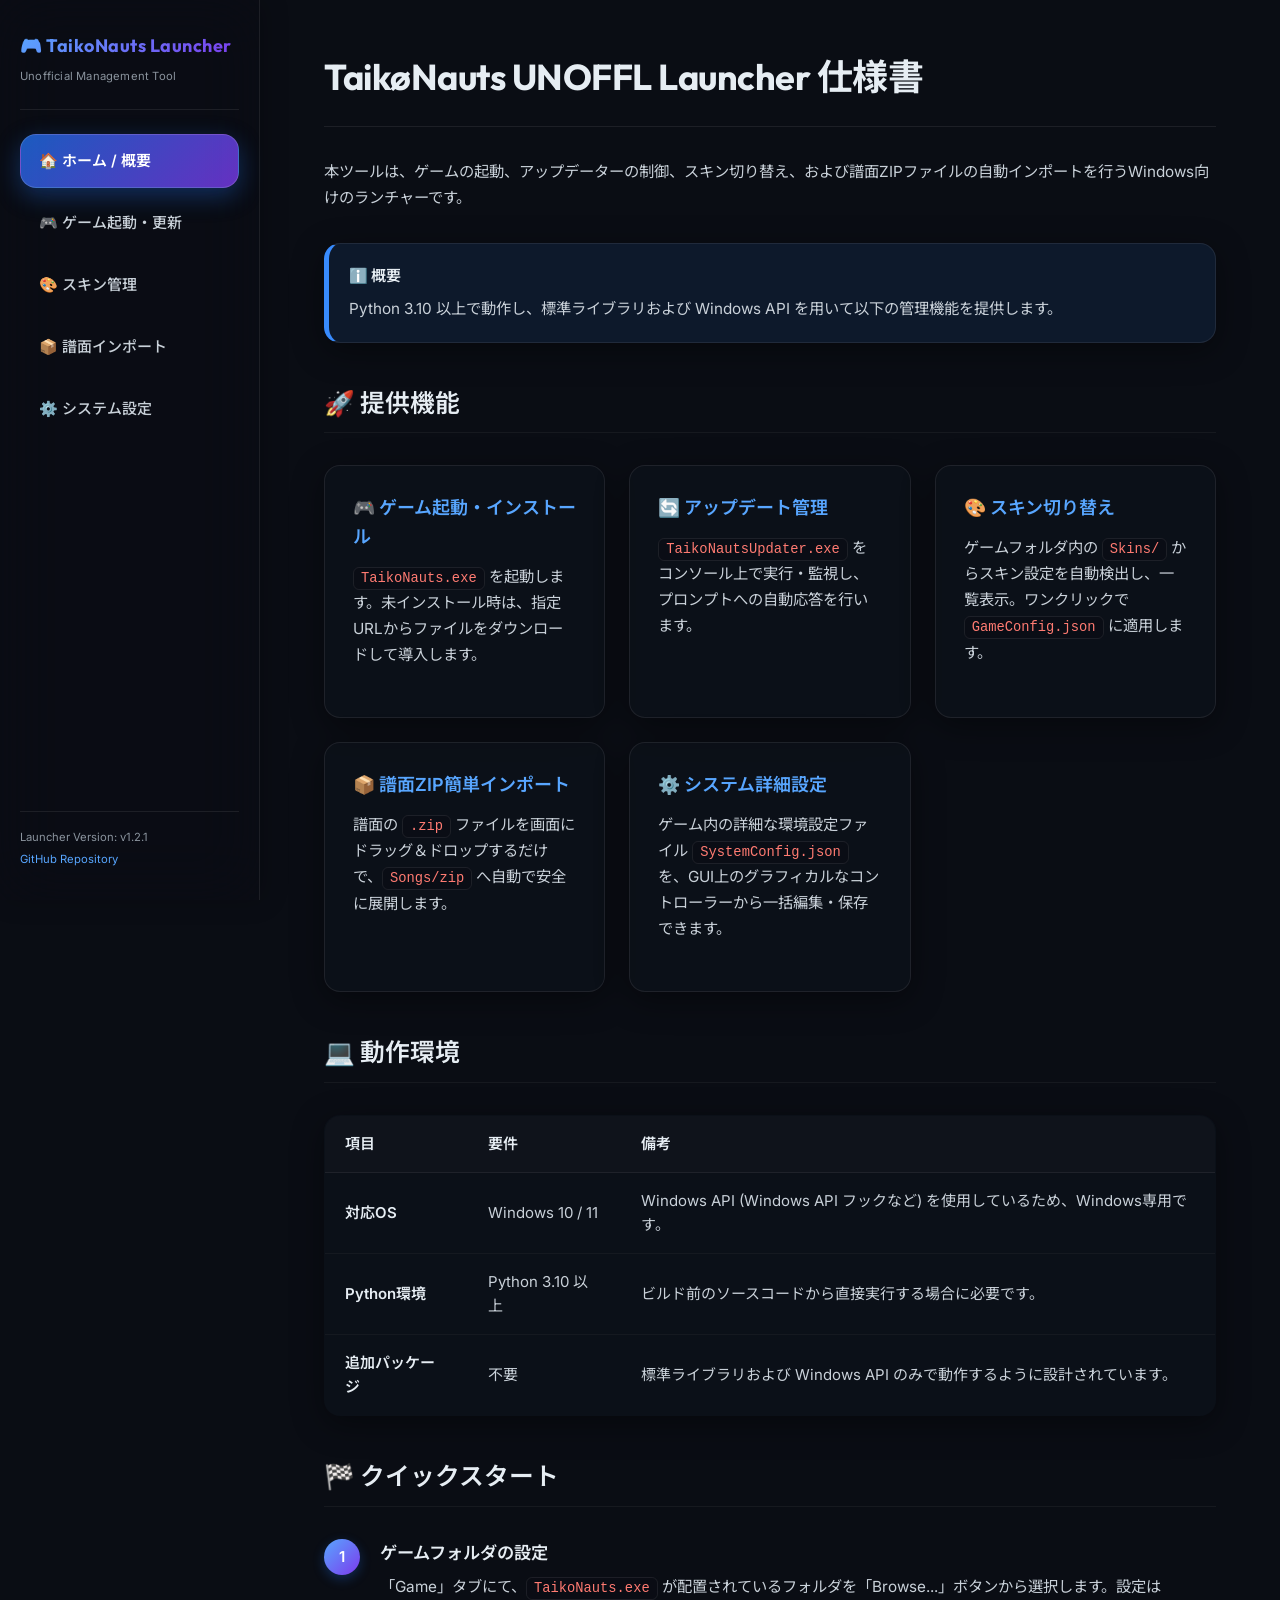
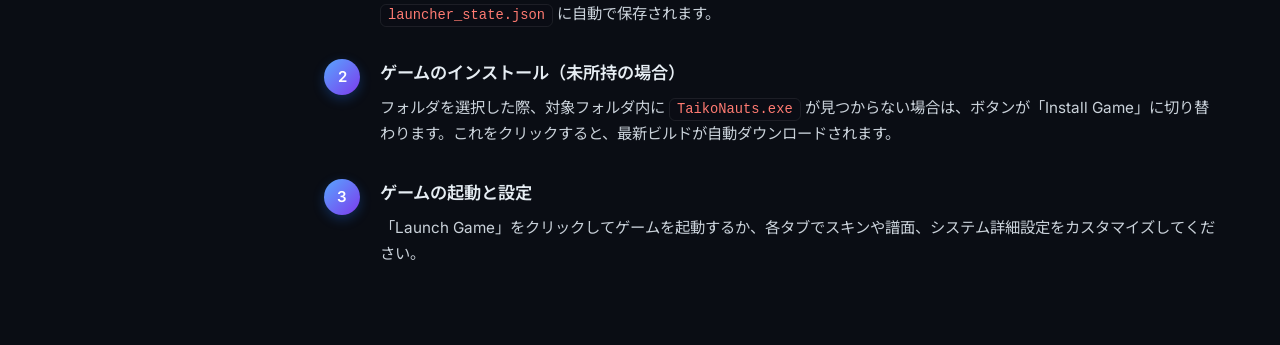
<file: docs/index.html>
<!DOCTYPE html>
<html lang="ja">
<head>
  <meta charset="UTF-8">
  <meta name="viewport" content="width=device-width, initial-scale=1.0">
  <title>概要 - TaikøNauts UNOFFL Launcher マニュアル</title>
  <link rel="preconnect" href="https://fonts.googleapis.com">
  <link rel="preconnect" href="https://fonts.gstatic.com" crossorigin>
  <style>
    html, body {
      background-color: #0d1117;
    }
  </style>
  <link rel="stylesheet" href="style.css">
</head>
<body>
  <div class="app-container">
    <!-- Sidebar -->
    <aside class="sidebar">
      <div class="brand">
        <span class="brand-title">🎮 TaikoNauts Launcher</span>
        <span class="brand-subtitle">Unofficial Management Tool</span>
      </div>
      <ul class="nav-menu">
        <li class="nav-item active"><a href="index.html">🏠 ホーム / 概要</a></li>
        <li class="nav-item"><a href="game.html">🎮 ゲーム起動・更新</a></li>
        <li class="nav-item"><a href="skins.html">🎨 スキン管理</a></li>
        <li class="nav-item"><a href="songs.html">📦 譜面インポート</a></li>
        <li class="nav-item"><a href="config.html">⚙️ システム設定</a></li>
      </ul>
      <div class="sidebar-footer">
        <span>Launcher Version: v1.2.1</span>
        <a href="https://github.com/slp-222-swimin/TaikoNauts-Unofficial-Launcher" target="_blank">GitHub Repository</a>
      </div>
    </aside>

    <!-- Main Content -->
    <main class="main-content fade-in">
      <h1>TaikøNauts UNOFFL Launcher 仕様書</h1>
      <p>
        本ツールは、ゲームの起動、アップデーターの制御、スキン切り替え、および譜面ZIPファイルの自動インポートを行うWindows向けのランチャーです。
      </p>

      <div class="callout callout-info">
        <div class="callout-title">ℹ️ 概要</div>
        <p>Python 3.10 以上で動作し、標準ライブラリおよび Windows API を用いて以下の管理機能を提供します。</p>
      </div>

      <h2>🚀 提供機能</h2>
      <div class="card-grid">
        <div class="card">
          <div class="card-title">🎮 ゲーム起動・インストール</div>
          <p><code>TaikoNauts.exe</code> を起動します。未インストール時は、指定URLからファイルをダウンロードして導入します。</p>
        </div>
        <div class="card">
          <div class="card-title">🔄 アップデート管理</div>
          <p><code>TaikoNautsUpdater.exe</code> をコンソール上で実行・監視し、プロンプトへの自動応答を行います。</p>
        </div>
        <div class="card">
          <div class="card-title">🎨 スキン切り替え</div>
          <p>ゲームフォルダ内の <code>Skins/</code> からスキン設定を自動検出し、一覧表示。ワンクリックで <code>GameConfig.json</code> に適用します。</p>
        </div>
        <div class="card">
          <div class="card-title">📦 譜面ZIP簡単インポート</div>
          <p>譜面の <code>.zip</code> ファイルを画面にドラッグ＆ドロップするだけで、<code>Songs/zip</code> へ自動で安全に展開します。</p>
        </div>
        <div class="card">
          <div class="card-title">⚙️ システム詳細設定</div>
          <p>ゲーム内の詳細な環境設定ファイル <code>SystemConfig.json</code> を、GUI上のグラフィカルなコントローラーから一括編集・保存できます。</p>
        </div>
      </div>

      <h2>💻 動作環境</h2>
      <table>
        <thead>
          <tr>
            <th>項目</th>
            <th>要件</th>
            <th>備考</th>
          </tr>
        </thead>
        <tbody>
          <tr>
            <td><strong>対応OS</strong></td>
            <td>Windows 10 / 11</td>
            <td>Windows API (Windows API フックなど) を使用しているため、Windows専用です。</td>
          </tr>
          <tr>
            <td><strong>Python環境</strong></td>
            <td>Python 3.10 以上</td>
            <td>ビルド前のソースコードから直接実行する場合に必要です。</td>
          </tr>
          <tr>
            <td><strong>追加パッケージ</strong></td>
            <td>不要</td>
            <td>標準ライブラリおよび Windows API のみで動作するように設計されています。</td>
          </tr>
        </tbody>
      </table>

      <h2>🏁 クイックスタート</h2>
      <ul class="step-list">
        <li class="step-item">
          <div class="step-title">ゲームフォルダの設定</div>
          <p>「Game」タブにて、<code>TaikoNauts.exe</code> が配置されているフォルダを「Browse...」ボタンから選択します。設定は <code>launcher_state.json</code> に自動で保存されます。</p>
        </li>
        <li class="step-item">
          <div class="step-title">ゲームのインストール（未所持の場合）</div>
          <p>フォルダを選択した際、対象フォルダ内に <code>TaikoNauts.exe</code> が見つからない場合は、ボタンが「Install Game」に切り替わります。これをクリックすると、最新ビルドが自動ダウンロードされます。</p>
        </li>
        <li class="step-item">
          <div class="step-title">ゲームの起動と設定</div>
          <p>「Launch Game」をクリックしてゲームを起動するか、各タブでスキンや譜面、システム詳細設定をカスタマイズしてください。</p>
        </li>
      </ul>
    </main>
  </div>
</body>
</html>
</file>
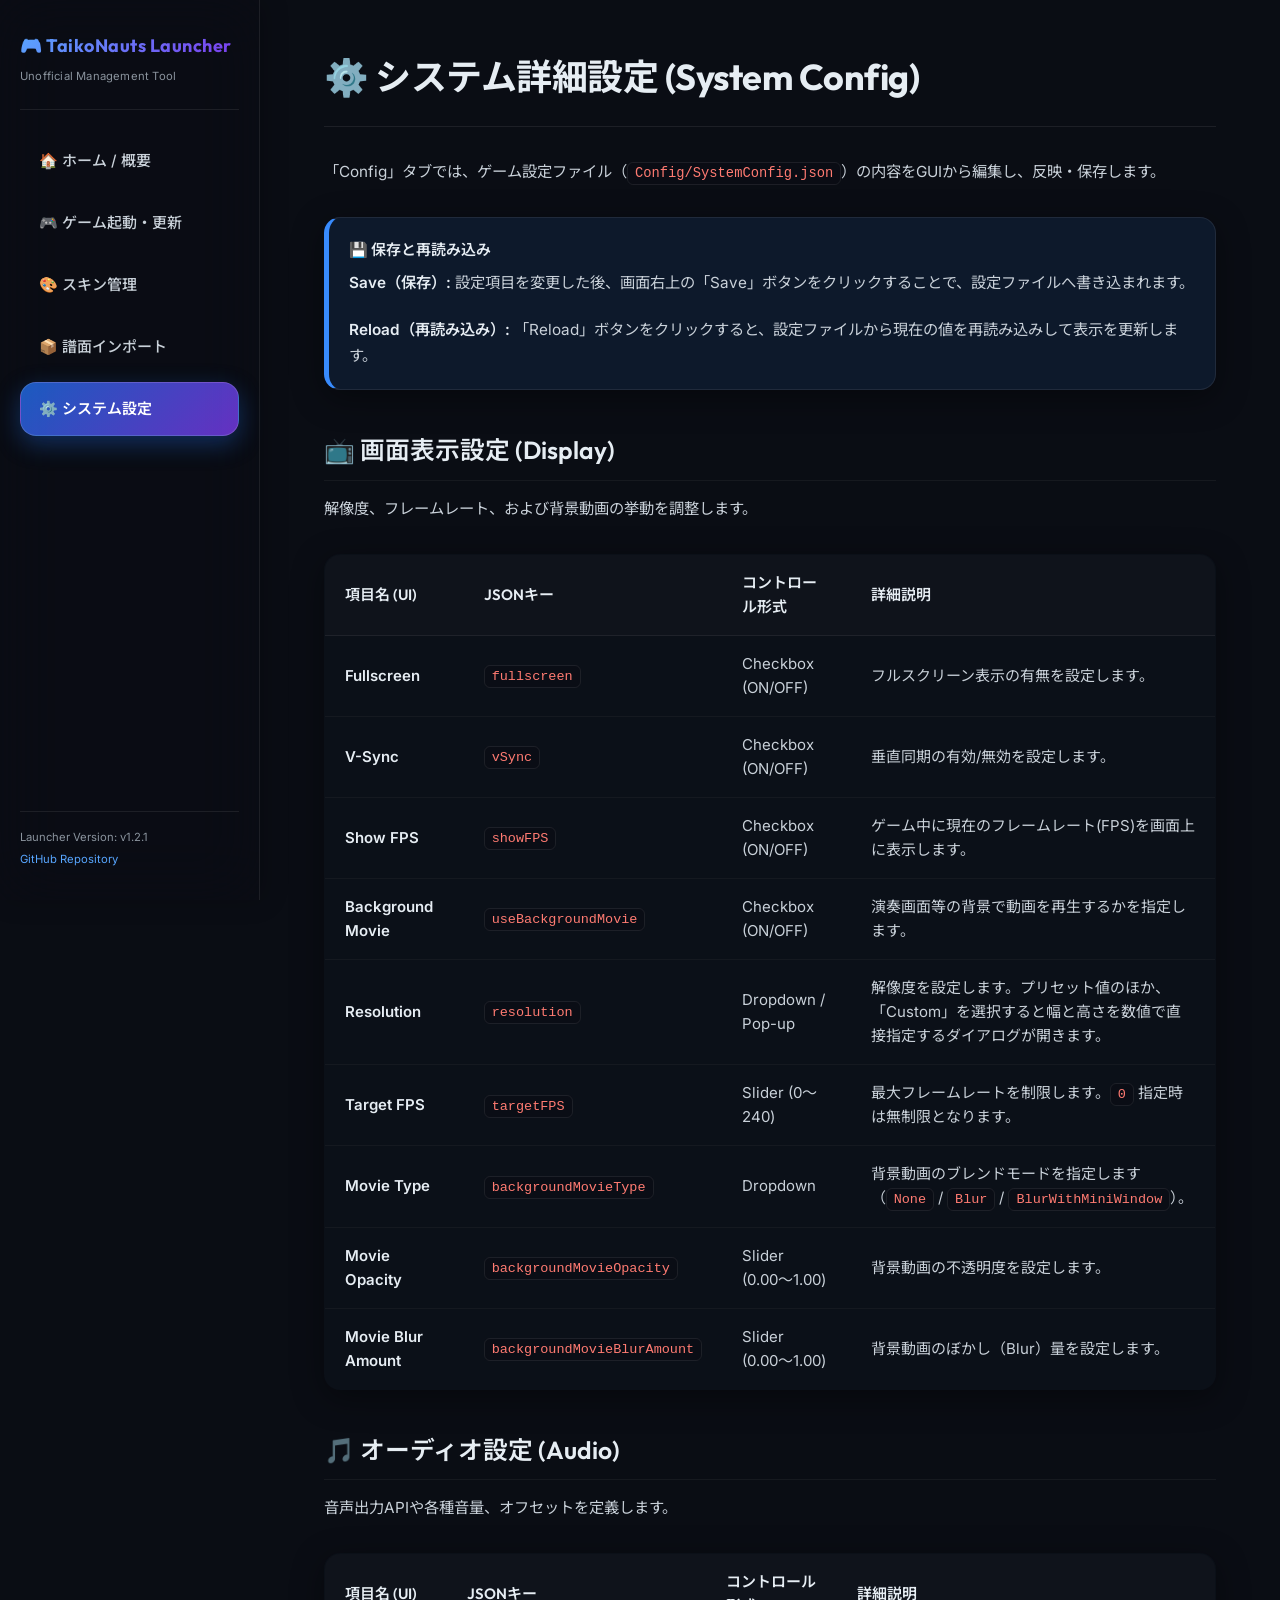
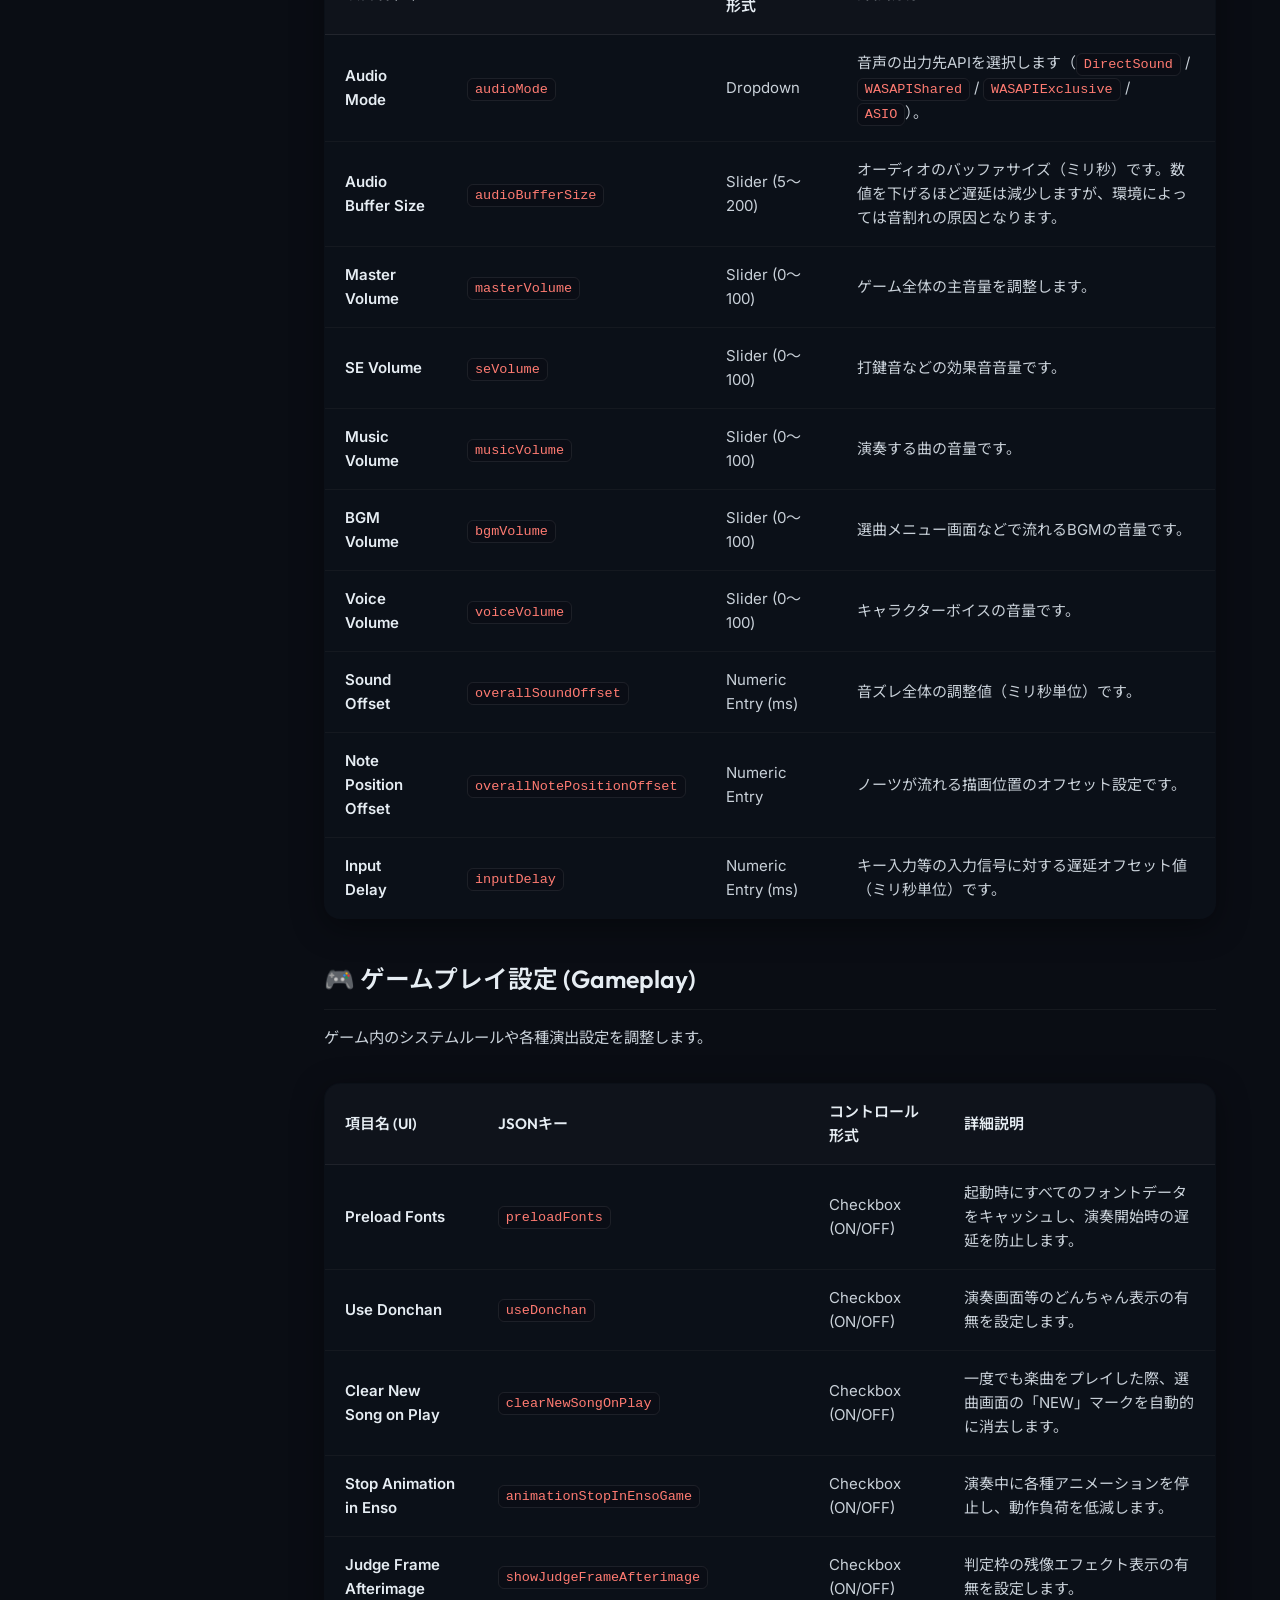
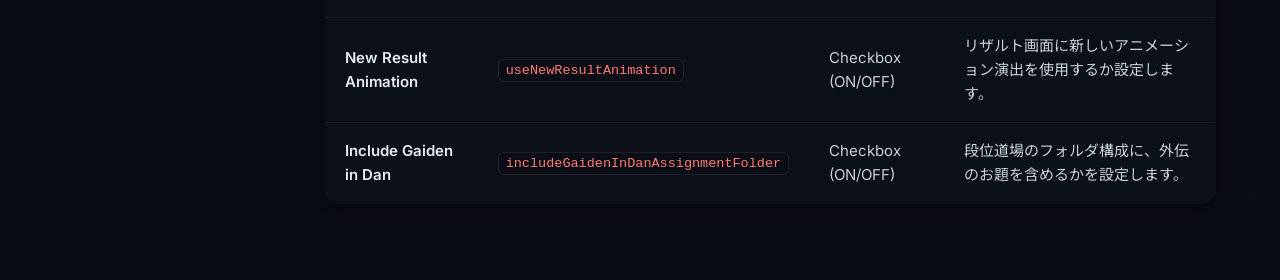
<file: docs/config.html>
<!DOCTYPE html>
<html lang="ja">
<head>
  <meta charset="UTF-8">
  <meta name="viewport" content="width=device-width, initial-scale=1.0">
  <title>システム設定 - TaikøNauts UNOFFL Launcher マニュアル</title>
  <link rel="preconnect" href="https://fonts.googleapis.com">
  <link rel="preconnect" href="https://fonts.gstatic.com" crossorigin>
  <style>
    html, body {
      background-color: #0d1117;
    }
  </style>
  <link rel="stylesheet" href="style.css">
</head>
<body>
  <div class="app-container">
    <!-- Sidebar -->
    <aside class="sidebar">
      <div class="brand">
        <span class="brand-title">🎮 TaikoNauts Launcher</span>
        <span class="brand-subtitle">Unofficial Management Tool</span>
      </div>
      <ul class="nav-menu">
        <li class="nav-item"><a href="index.html">🏠 ホーム / 概要</a></li>
        <li class="nav-item"><a href="game.html">🎮 ゲーム起動・更新</a></li>
        <li class="nav-item"><a href="skins.html">🎨 スキン管理</a></li>
        <li class="nav-item"><a href="songs.html">📦 譜面インポート</a></li>
        <li class="nav-item active"><a href="config.html">⚙️ システム設定</a></li>
      </ul>
      <div class="sidebar-footer">
        <span>Launcher Version: v1.2.1</span>
        <a href="https://github.com/slp-222-swimin/TaikoNauts-Unofficial-Launcher" target="_blank">GitHub Repository</a>
      </div>
    </aside>

    <!-- Main Content -->
    <main class="main-content fade-in">
      <h1>⚙️ システム詳細設定 (System Config)</h1>
      <p>
        「Config」タブでは、ゲーム設定ファイル（<code>Config/SystemConfig.json</code>）の内容をGUIから編集し、反映・保存します。
      </p>

      <div class="callout callout-info">
        <div class="callout-title">💾 保存と再読み込み</div>
        <p><strong>Save（保存）:</strong> 設定項目を変更した後、画面右上の「Save」ボタンをクリックすることで、設定ファイルへ書き込まれます。</p>
        <p><strong>Reload（再読み込み）:</strong> 「Reload」ボタンをクリックすると、設定ファイルから現在の値を再読み込みして表示を更新します。</p>
      </div>

      <h2>📺 画面表示設定 (Display)</h2>
      <p>解像度、フレームレート、および背景動画の挙動を調整します。</p>
      <table>
        <thead>
          <tr>
            <th>項目名 (UI)</th>
            <th>JSONキー</th>
            <th>コントロール形式</th>
            <th>詳細説明</th>
          </tr>
        </thead>
        <tbody>
          <tr>
            <td><strong>Fullscreen</strong></td>
            <td><code>fullscreen</code></td>
            <td>Checkbox (ON/OFF)</td>
            <td>フルスクリーン表示の有無を設定します。</td>
          </tr>
          <tr>
            <td><strong>V-Sync</strong></td>
            <td><code>vSync</code></td>
            <td>Checkbox (ON/OFF)</td>
            <td>垂直同期の有効/無効を設定します。</td>
          </tr>
          <tr>
            <td><strong>Show FPS</strong></td>
            <td><code>showFPS</code></td>
            <td>Checkbox (ON/OFF)</td>
            <td>ゲーム中に現在のフレームレート(FPS)を画面上に表示します。</td>
          </tr>
          <tr>
            <td><strong>Background Movie</strong></td>
            <td><code>useBackgroundMovie</code></td>
            <td>Checkbox (ON/OFF)</td>
            <td>演奏画面等の背景で動画を再生するかを指定します。</td>
          </tr>
          <tr>
            <td><strong>Resolution</strong></td>
            <td><code>resolution</code></td>
            <td>Dropdown / Pop-up</td>
            <td>
              解像度を設定します。プリセット値のほか、「Custom」を選択すると幅と高さを数値で直接指定するダイアログが開きます。
            </td>
          </tr>
          <tr>
            <td><strong>Target FPS</strong></td>
            <td><code>targetFPS</code></td>
            <td>Slider (0〜240)</td>
            <td>最大フレームレートを制限します。<code>0</code> 指定時は無制限となります。</td>
          </tr>
          <tr>
            <td><strong>Movie Type</strong></td>
            <td><code>backgroundMovieType</code></td>
            <td>Dropdown</td>
            <td>背景動画のブレンドモードを指定します（<code>None</code> / <code>Blur</code> / <code>BlurWithMiniWindow</code>）。</td>
          </tr>
          <tr>
            <td><strong>Movie Opacity</strong></td>
            <td><code>backgroundMovieOpacity</code></td>
            <td>Slider (0.00〜1.00)</td>
            <td>背景動画の不透明度を設定します。</td>
          </tr>
          <tr>
            <td><strong>Movie Blur Amount</strong></td>
            <td><code>backgroundMovieBlurAmount</code></td>
            <td>Slider (0.00〜1.00)</td>
            <td>背景動画のぼかし（Blur）量を設定します。</td>
          </tr>
        </tbody>
      </table>

      <h2>🎵 オーディオ設定 (Audio)</h2>
      <p>音声出力APIや各種音量、オフセットを定義します。</p>
      <table>
        <thead>
          <tr>
            <th>項目名 (UI)</th>
            <th>JSONキー</th>
            <th>コントロール形式</th>
            <th>詳細説明</th>
          </tr>
        </thead>
        <tbody>
          <tr>
            <td><strong>Audio Mode</strong></td>
            <td><code>audioMode</code></td>
            <td>Dropdown</td>
            <td>
              音声の出力先APIを選択します（<code>DirectSound</code> / <code>WASAPIShared</code> / <code>WASAPIExclusive</code> / <code>ASIO</code>）。
            </td>
          </tr>
          <tr>
            <td><strong>Audio Buffer Size</strong></td>
            <td><code>audioBufferSize</code></td>
            <td>Slider (5〜200)</td>
            <td>オーディオのバッファサイズ（ミリ秒）です。数値を下げるほど遅延は減少しますが、環境によっては音割れの原因となります。</td>
          </tr>
          <tr>
            <td><strong>Master Volume</strong></td>
            <td><code>masterVolume</code></td>
            <td>Slider (0〜100)</td>
            <td>ゲーム全体の主音量を調整します。</td>
          </tr>
          <tr>
            <td><strong>SE Volume</strong></td>
            <td><code>seVolume</code></td>
            <td>Slider (0〜100)</td>
            <td>打鍵音などの効果音音量です。</td>
          </tr>
          <tr>
            <td><strong>Music Volume</strong></td>
            <td><code>musicVolume</code></td>
            <td>Slider (0〜100)</td>
            <td>演奏する曲の音量です。</td>
          </tr>
          <tr>
            <td><strong>BGM Volume</strong></td>
            <td><code>bgmVolume</code></td>
            <td>Slider (0〜100)</td>
            <td>選曲メニュー画面などで流れるBGMの音量です。</td>
          </tr>
          <tr>
            <td><strong>Voice Volume</strong></td>
            <td><code>voiceVolume</code></td>
            <td>Slider (0〜100)</td>
            <td>キャラクターボイスの音量です。</td>
          </tr>
          <tr>
            <td><strong>Sound Offset</strong></td>
            <td><code>overallSoundOffset</code></td>
            <td>Numeric Entry (ms)</td>
            <td>音ズレ全体の調整値（ミリ秒単位）です。</td>
          </tr>
          <tr>
            <td><strong>Note Position Offset</strong></td>
            <td><code>overallNotePositionOffset</code></td>
            <td>Numeric Entry</td>
            <td>ノーツが流れる描画位置のオフセット設定です。</td>
          </tr>
          <tr>
            <td><strong>Input Delay</strong></td>
            <td><code>inputDelay</code></td>
            <td>Numeric Entry (ms)</td>
            <td>キー入力等の入力信号に対する遅延オフセット値（ミリ秒単位）です。</td>
          </tr>
        </tbody>
      </table>

      <h2>🎮 ゲームプレイ設定 (Gameplay)</h2>
      <p>ゲーム内のシステムルールや各種演出設定を調整します。</p>
      <table>
        <thead>
          <tr>
            <th>項目名 (UI)</th>
            <th>JSONキー</th>
            <th>コントロール形式</th>
            <th>詳細説明</th>
          </tr>
        </thead>
        <tbody>
          <tr>
            <td><strong>Preload Fonts</strong></td>
            <td><code>preloadFonts</code></td>
            <td>Checkbox (ON/OFF)</td>
            <td>起動時にすべてのフォントデータをキャッシュし、演奏開始時の遅延を防止します。</td>
          </tr>
          <tr>
            <td><strong>Use Donchan</strong></td>
            <td><code>useDonchan</code></td>
            <td>Checkbox (ON/OFF)</td>
            <td>演奏画面等のどんちゃん表示の有無を設定します。</td>
          </tr>
          <tr>
            <td><strong>Clear New Song on Play</strong></td>
            <td><code>clearNewSongOnPlay</code></td>
            <td>Checkbox (ON/OFF)</td>
            <td>一度でも楽曲をプレイした際、選曲画面の「NEW」マークを自動的に消去します。</td>
          </tr>
          <tr>
            <td><strong>Stop Animation in Enso</strong></td>
            <td><code>animationStopInEnsoGame</code></td>
            <td>Checkbox (ON/OFF)</td>
            <td>演奏中に各種アニメーションを停止し、動作負荷を低減します。</td>
          </tr>
          <tr>
            <td><strong>Judge Frame Afterimage</strong></td>
            <td><code>showJudgeFrameAfterimage</code></td>
            <td>Checkbox (ON/OFF)</td>
            <td>判定枠の残像エフェクト表示の有無を設定します。</td>
          </tr>
          <tr>
            <td><strong>New Result Animation</strong></td>
            <td><code>useNewResultAnimation</code></td>
            <td>Checkbox (ON/OFF)</td>
            <td>リザルト画面に新しいアニメーション演出を使用するか設定します。</td>
          </tr>
          <tr>
            <td><strong>Include Gaiden in Dan</strong></td>
            <td><code>includeGaidenInDanAssignmentFolder</code></td>
            <td>Checkbox (ON/OFF)</td>
            <td>段位道場のフォルダ構成に、外伝のお題を含めるかを設定します。</td>
          </tr>
        </tbody>
      </table>
    </main>
  </div>
</body>
</html>
</file>
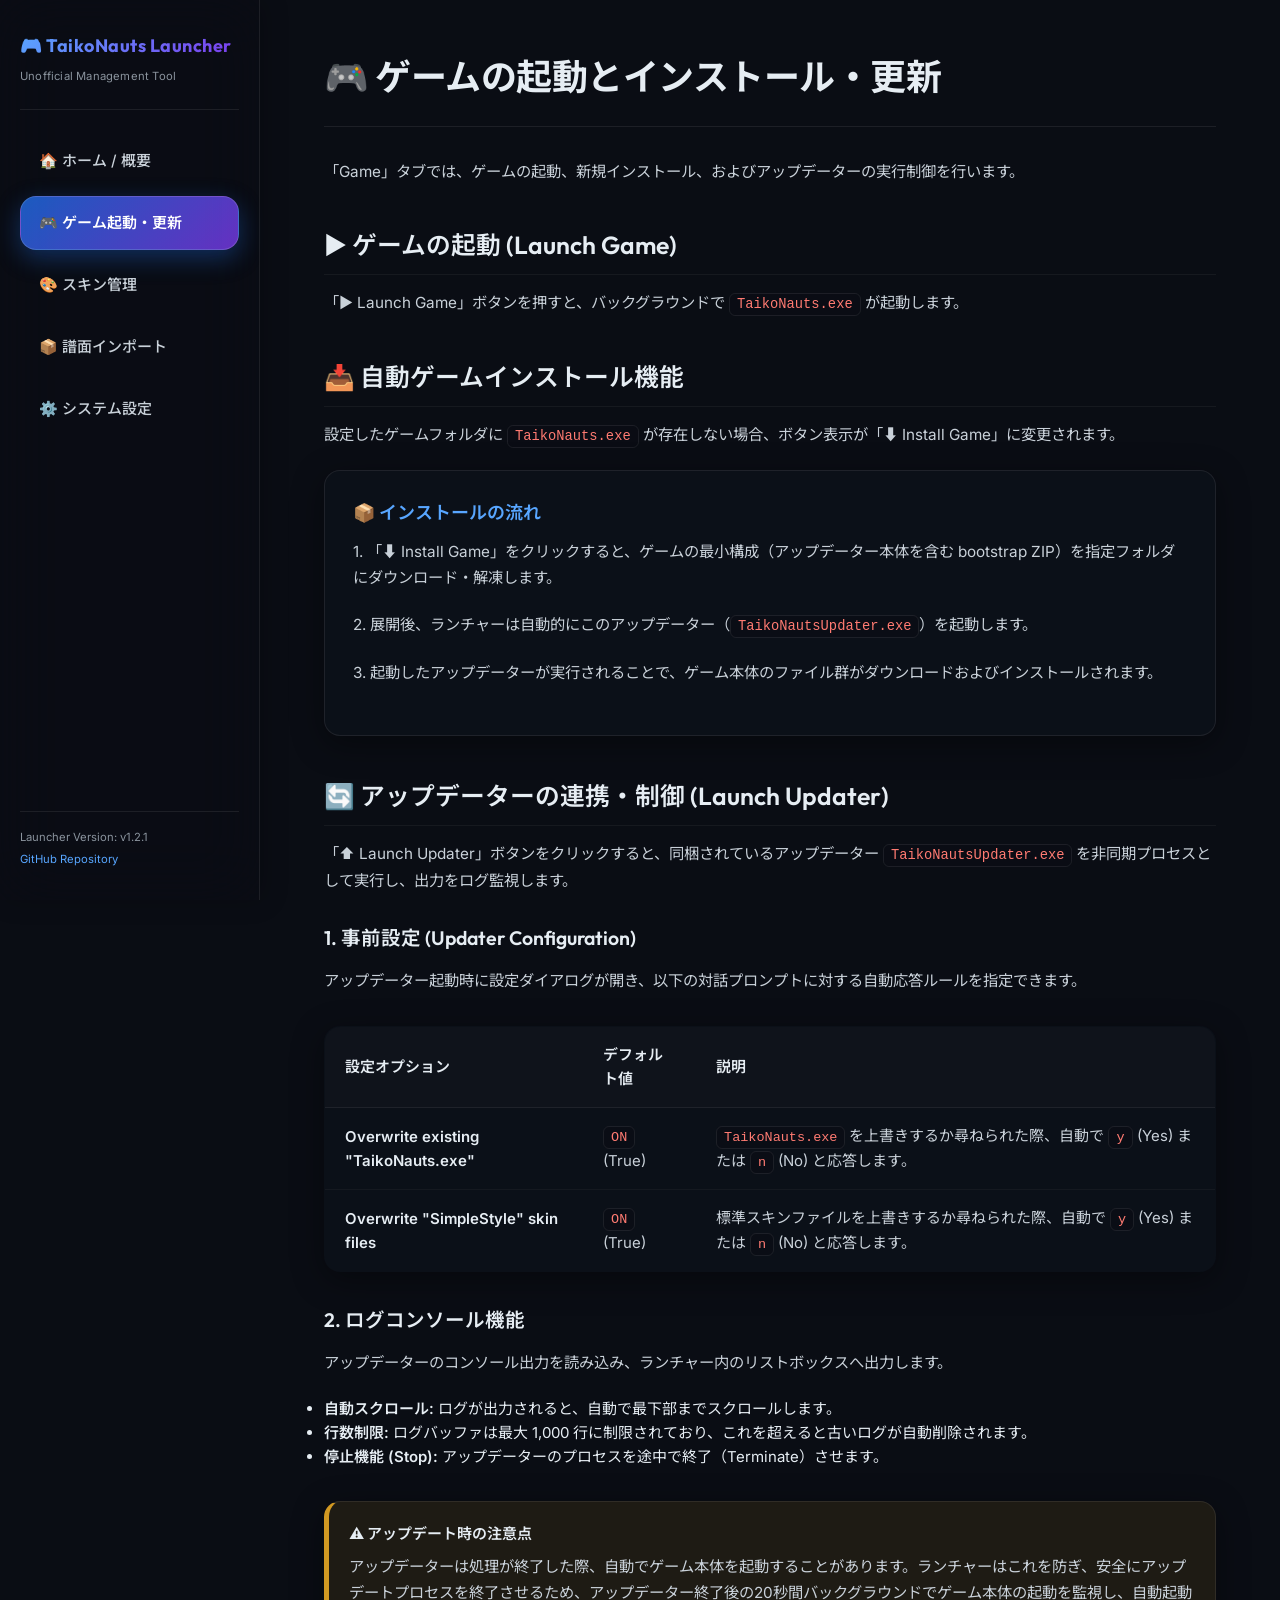
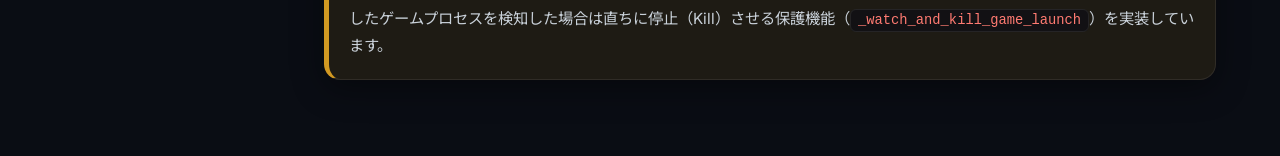
<file: docs/game.html>
<!DOCTYPE html>
<html lang="ja">
<head>
  <meta charset="UTF-8">
  <meta name="viewport" content="width=device-width, initial-scale=1.0">
  <title>ゲーム起動・更新 - TaikøNauts UNOFFL Launcher マニュアル</title>
  <link rel="preconnect" href="https://fonts.googleapis.com">
  <link rel="preconnect" href="https://fonts.gstatic.com" crossorigin>
  <style>
    html, body {
      background-color: #0d1117;
    }
  </style>
  <link rel="stylesheet" href="style.css">
</head>
<body>
  <div class="app-container">
    <!-- Sidebar -->
    <aside class="sidebar">
      <div class="brand">
        <span class="brand-title">🎮 TaikoNauts Launcher</span>
        <span class="brand-subtitle">Unofficial Management Tool</span>
      </div>
      <ul class="nav-menu">
        <li class="nav-item"><a href="index.html">🏠 ホーム / 概要</a></li>
        <li class="nav-item active"><a href="game.html">🎮 ゲーム起動・更新</a></li>
        <li class="nav-item"><a href="skins.html">🎨 スキン管理</a></li>
        <li class="nav-item"><a href="songs.html">📦 譜面インポート</a></li>
        <li class="nav-item"><a href="config.html">⚙️ システム設定</a></li>
      </ul>
      <div class="sidebar-footer">
        <span>Launcher Version: v1.2.1</span>
        <a href="https://github.com/slp-222-swimin/TaikoNauts-Unofficial-Launcher" target="_blank">GitHub Repository</a>
      </div>
    </aside>

    <!-- Main Content -->
    <main class="main-content fade-in">
      <h1>🎮 ゲームの起動とインストール・更新</h1>
      <p>
        「Game」タブでは、ゲームの起動、新規インストール、およびアップデーターの実行制御を行います。
      </p>

      <h2>▶️ ゲームの起動 (Launch Game)</h2>
      <p>
        「▶ Launch Game」ボタンを押すと、バックグラウンドで <code>TaikoNauts.exe</code> が起動します。
      </p>

      <h2>📥 自動ゲームインストール機能</h2>
      <p>
        設定したゲームフォルダに <code>TaikoNauts.exe</code> が存在しない場合、ボタン表示が「⬇ Install Game」に変更されます。
      </p>
      <div class="card">
        <div class="card-title">📦 インストールの流れ</div>
        <p>1. 「⬇ Install Game」をクリックすると、ゲームの最小構成（アップデーター本体を含む bootstrap ZIP）を指定フォルダにダウンロード・解凍します。</p>
        <p>2. 展開後、ランチャーは自動的にこのアップデーター（<code>TaikoNautsUpdater.exe</code>）を起動します。</p>
        <p>3. 起動したアップデーターが実行されることで、ゲーム本体のファイル群がダウンロードおよびインストールされます。</p>
      </div>

      <h2>🔄 アップデーターの連携・制御 (Launch Updater)</h2>
      <p>
        「⬆ Launch Updater」ボタンをクリックすると、同梱されているアップデーター <code>TaikoNautsUpdater.exe</code> を非同期プロセスとして実行し、出力をログ監視します。
      </p>

      <h3>1. 事前設定 (Updater Configuration)</h3>
      <p>
        アップデーター起動時に設定ダイアログが開き、以下の対話プロンプトに対する自動応答ルールを指定できます。
      </p>
      <table>
        <thead>
          <tr>
            <th>設定オプション</th>
            <th>デフォルト値</th>
            <th>説明</th>
          </tr>
        </thead>
        <tbody>
          <tr>
            <td><strong>Overwrite existing "TaikoNauts.exe"</strong></td>
            <td><code>ON</code> (True)</td>
            <td><code>TaikoNauts.exe</code> を上書きするか尋ねられた際、自動で <code>y</code> (Yes) または <code>n</code> (No) と応答します。</td>
          </tr>
          <tr>
            <td><strong>Overwrite "SimpleStyle" skin files</strong></td>
            <td><code>ON</code> (True)</td>
            <td>標準スキンファイルを上書きするか尋ねられた際、自動で <code>y</code> (Yes) または <code>n</code> (No) と応答します。</td>
          </tr>
        </tbody>
      </table>

      <h3>2. ログコンソール機能</h3>
      <p>
        アップデーターのコンソール出力を読み込み、ランチャー内のリストボックスへ出力します。
      </p>
      <ul>
        <li><strong>自動スクロール:</strong> ログが出力されると、自動で最下部までスクロールします。</li>
        <li><strong>行数制限:</strong> ログバッファは最大 1,000 行に制限されており、これを超えると古いログが自動削除されます。</li>
        <li><strong>停止機能 (Stop):</strong> アップデーターのプロセスを途中で終了（Terminate）させます。</li>
      </ul>

      <div class="callout callout-warning">
        <div class="callout-title">⚠️ アップデート時の注意点</div>
        <p>アップデーターは処理が終了した際、自動でゲーム本体を起動することがあります。ランチャーはこれを防ぎ、安全にアップデートプロセスを終了させるため、アップデーター終了後の20秒間バックグラウンドでゲーム本体の起動を監視し、自動起動したゲームプロセスを検知した場合は直ちに停止（Kill）させる保護機能（<code>_watch_and_kill_game_launch</code>）を実装しています。</p>
      </div>
    </main>
  </div>
</body>
</html>
</file>
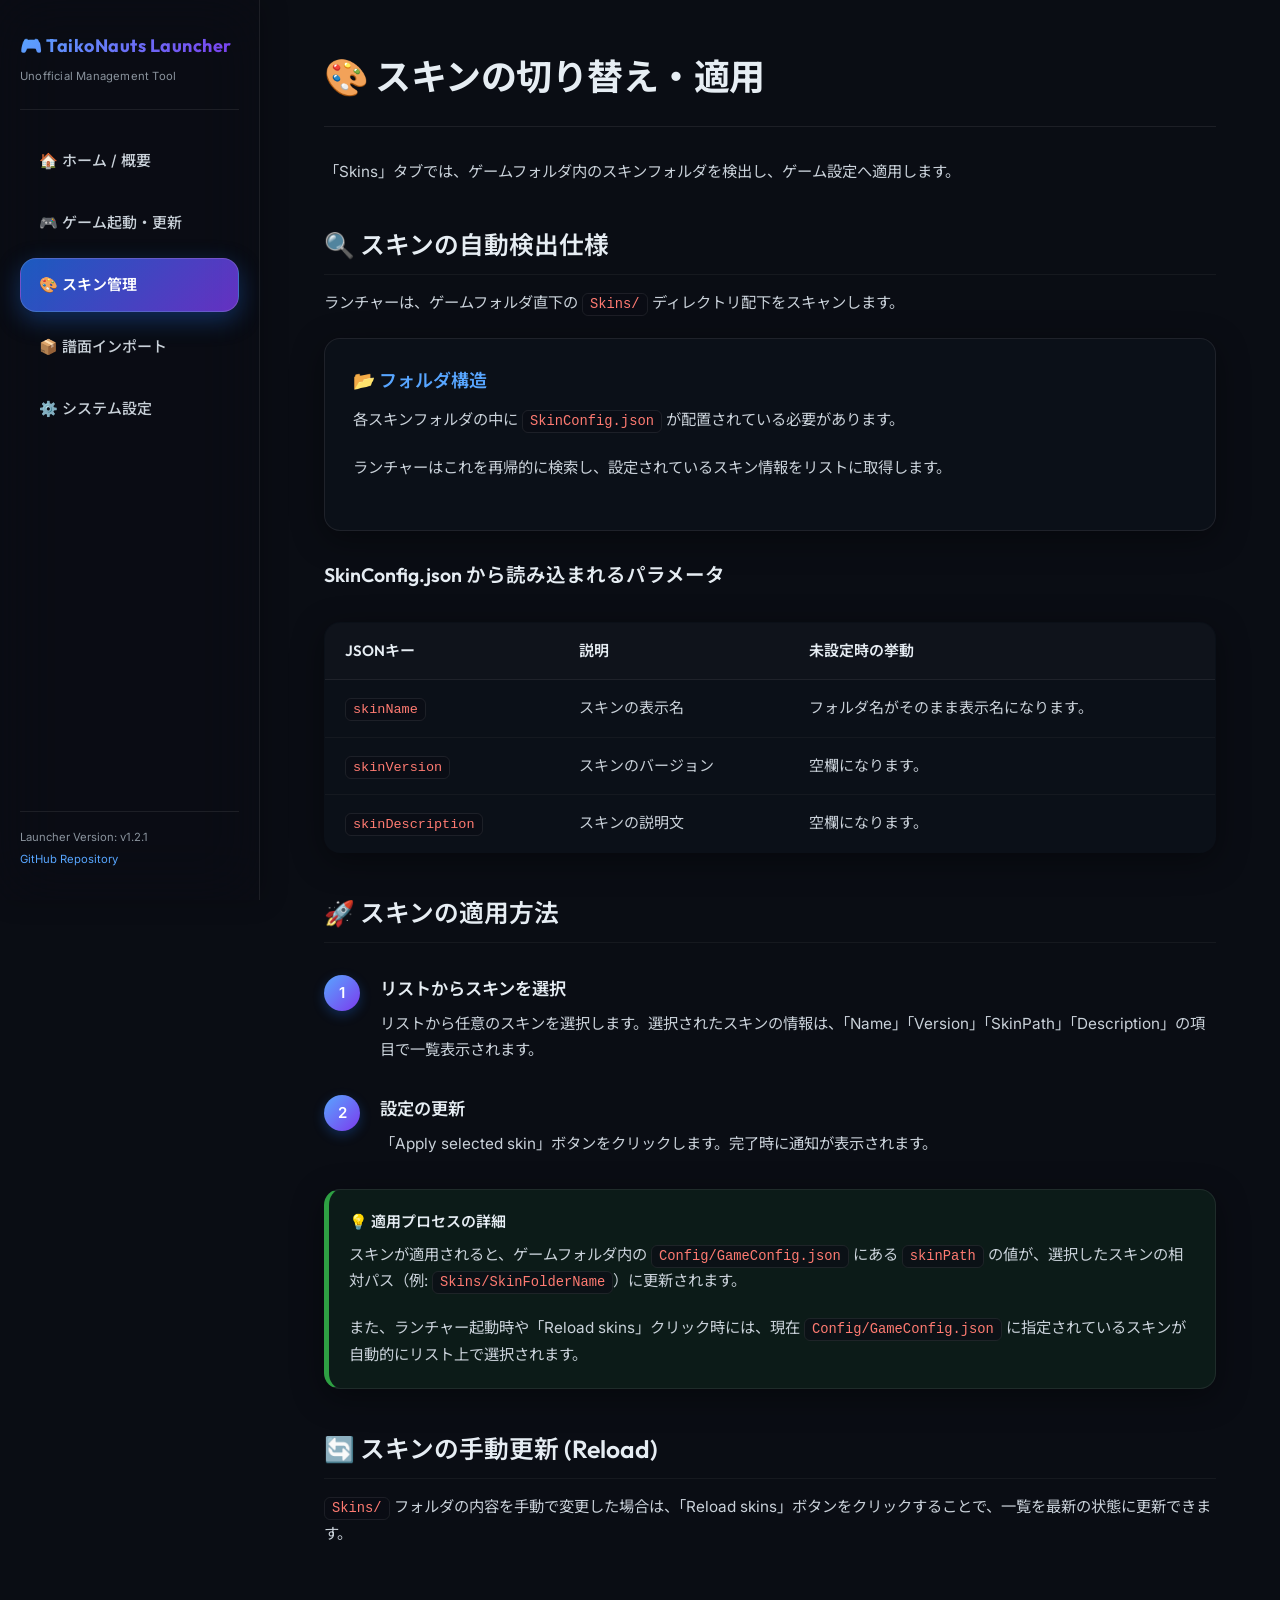
<file: docs/skins.html>
<!DOCTYPE html>
<html lang="ja">
<head>
  <meta charset="UTF-8">
  <meta name="viewport" content="width=device-width, initial-scale=1.0">
  <title>スキン管理 - TaikøNauts UNOFFL Launcher マニュアル</title>
  <link rel="preconnect" href="https://fonts.googleapis.com">
  <link rel="preconnect" href="https://fonts.gstatic.com" crossorigin>
  <style>
    html, body {
      background-color: #0d1117;
    }
  </style>
  <link rel="stylesheet" href="style.css">
</head>
<body>
  <div class="app-container">
    <!-- Sidebar -->
    <aside class="sidebar">
      <div class="brand">
        <span class="brand-title">🎮 TaikoNauts Launcher</span>
        <span class="brand-subtitle">Unofficial Management Tool</span>
      </div>
      <ul class="nav-menu">
        <li class="nav-item"><a href="index.html">🏠 ホーム / 概要</a></li>
        <li class="nav-item"><a href="game.html">🎮 ゲーム起動・更新</a></li>
        <li class="nav-item active"><a href="skins.html">🎨 スキン管理</a></li>
        <li class="nav-item"><a href="songs.html">📦 譜面インポート</a></li>
        <li class="nav-item"><a href="config.html">⚙️ システム設定</a></li>
      </ul>
      <div class="sidebar-footer">
        <span>Launcher Version: v1.2.1</span>
        <a href="https://github.com/slp-222-swimin/TaikoNauts-Unofficial-Launcher" target="_blank">GitHub Repository</a>
      </div>
    </aside>

    <!-- Main Content -->
    <main class="main-content fade-in">
      <h1>🎨 スキンの切り替え・適用</h1>
      <p>
        「Skins」タブでは、ゲームフォルダ内のスキンフォルダを検出し、ゲーム設定へ適用します。
      </p>

      <h2>🔍 スキンの自動検出仕様</h2>
      <p>
        ランチャーは、ゲームフォルダ直下の <code>Skins/</code> ディレクトリ配下をスキャンします。
      </p>
      <div class="card">
        <div class="card-title">📂 フォルダ構造</div>
        <p>
          各スキンフォルダの中に <code>SkinConfig.json</code> が配置されている必要があります。
        </p>
        <p>ランチャーはこれを再帰的に検索し、設定されているスキン情報をリストに取得します。</p>
      </div>

      <h3>SkinConfig.json から読み込まれるパラメータ</h3>
      <table>
        <thead>
          <tr>
            <th>JSONキー</th>
            <th>説明</th>
            <th>未設定時の挙動</th>
          </tr>
        </thead>
        <tbody>
          <tr>
            <td><code>skinName</code></td>
            <td>スキンの表示名</td>
            <td>フォルダ名がそのまま表示名になります。</td>
          </tr>
          <tr>
            <td><code>skinVersion</code></td>
            <td>スキンのバージョン</td>
            <td>空欄になります。</td>
          </tr>
          <tr>
            <td><code>skinDescription</code></td>
            <td>スキンの説明文</td>
            <td>空欄になります。</td>
          </tr>
        </tbody>
      </table>

      <h2>🚀 スキンの適用方法</h2>
      <ul class="step-list">
        <li class="step-item">
          <div class="step-title">リストからスキンを選択</div>
          <p>リストから任意のスキンを選択します。選択されたスキンの情報は、「Name」「Version」「SkinPath」「Description」の項目で一覧表示されます。</p>
        </li>
        <li class="step-item">
          <div class="step-title">設定の更新</div>
          <p>「Apply selected skin」ボタンをクリックします。完了時に通知が表示されます。</p>
        </li>
      </ul>

      <div class="callout callout-success">
        <div class="callout-title">💡 適用プロセスの詳細</div>
        <p>
          スキンが適用されると、ゲームフォルダ内の <code>Config/GameConfig.json</code> にある <code>skinPath</code> の値が、選択したスキンの相対パス（例: <code>Skins/SkinFolderName</code>）に更新されます。
        </p>
        <p>また、ランチャー起動時や「Reload skins」クリック時には、現在 <code>Config/GameConfig.json</code> に指定されているスキンが自動的にリスト上で選択されます。</p>
      </div>

      <h2>🔄 スキンの手動更新 (Reload)</h2>
      <p>
        <code>Skins/</code> フォルダの内容を手動で変更した場合は、「Reload skins」ボタンをクリックすることで、一覧を最新の状態に更新できます。
      </p>
    </main>
  </div>
</body>
</html>
</file>
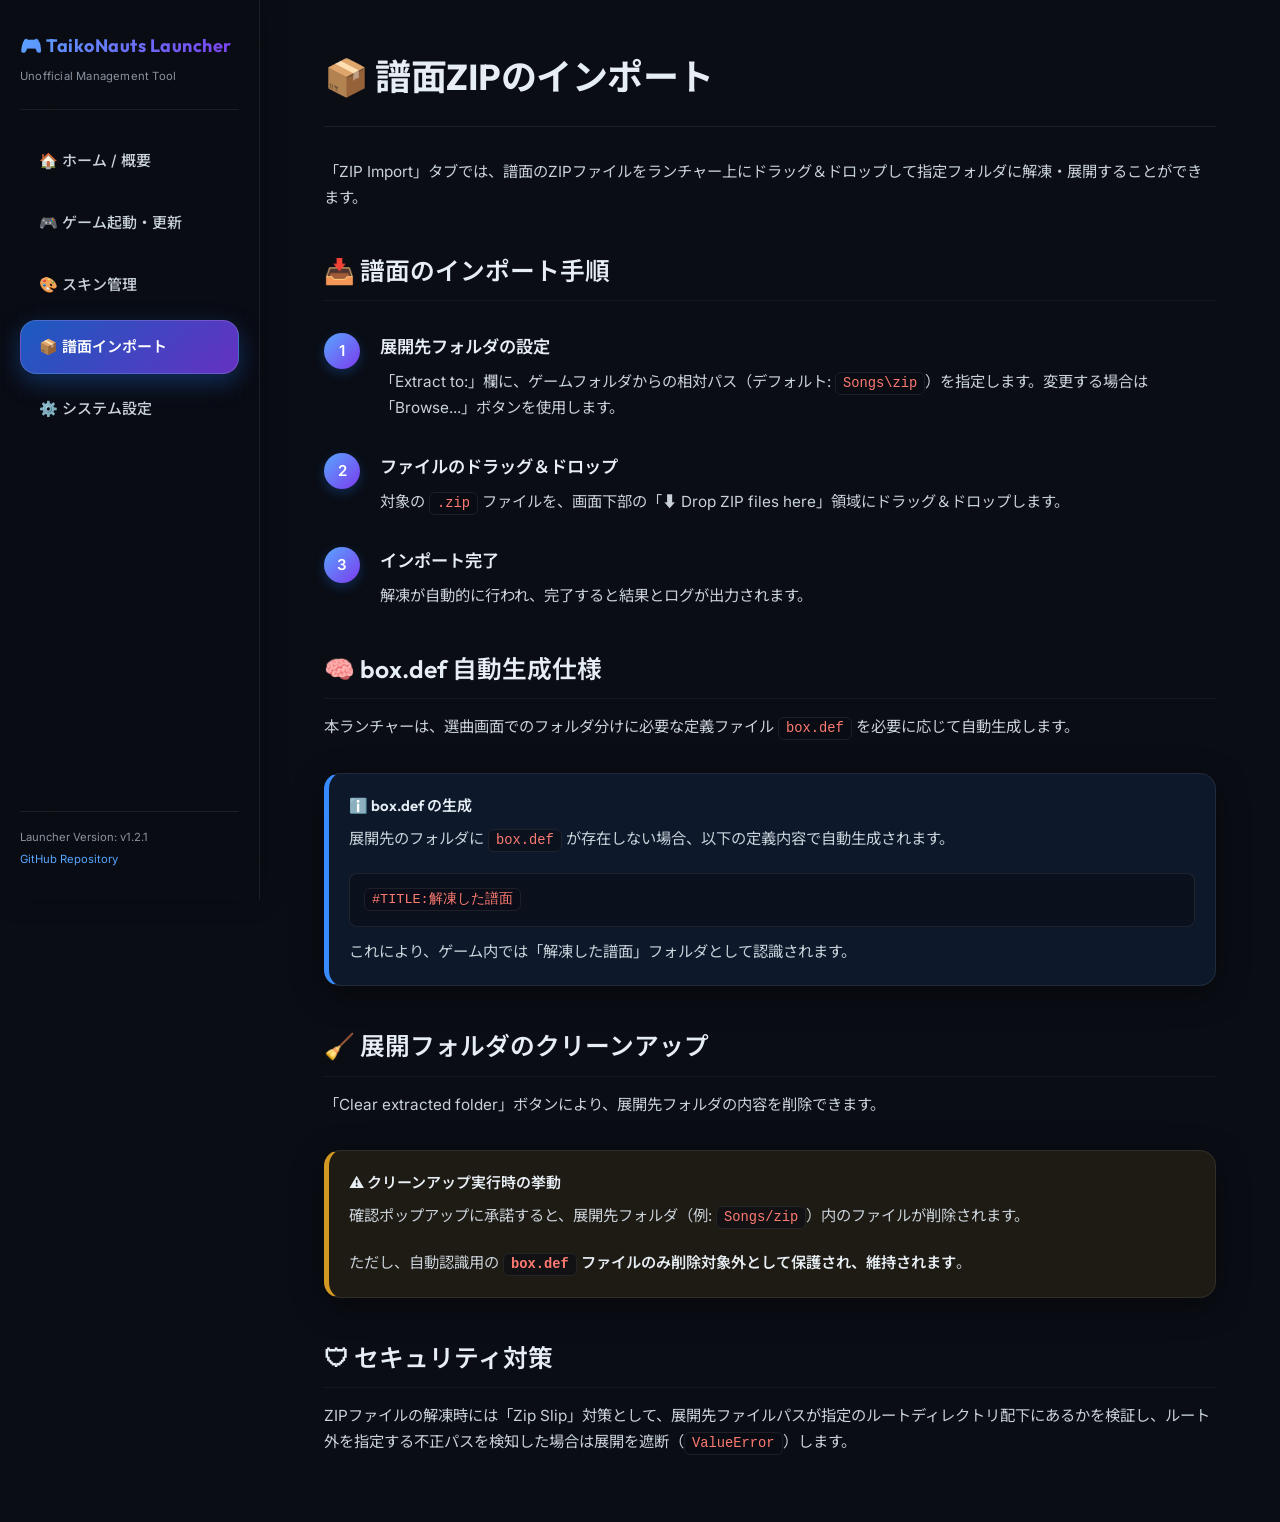
<file: docs/songs.html>
<!DOCTYPE html>
<html lang="ja">
<head>
  <meta charset="UTF-8">
  <meta name="viewport" content="width=device-width, initial-scale=1.0">
  <title>譜面インポート - TaikøNauts UNOFFL Launcher マニュアル</title>
  <link rel="preconnect" href="https://fonts.googleapis.com">
  <link rel="preconnect" href="https://fonts.gstatic.com" crossorigin>
  <style>
    html, body {
      background-color: #0d1117;
    }
  </style>
  <link rel="stylesheet" href="style.css">
</head>
<body>
  <div class="app-container">
    <!-- Sidebar -->
    <aside class="sidebar">
      <div class="brand">
        <span class="brand-title">🎮 TaikoNauts Launcher</span>
        <span class="brand-subtitle">Unofficial Management Tool</span>
      </div>
      <ul class="nav-menu">
        <li class="nav-item"><a href="index.html">🏠 ホーム / 概要</a></li>
        <li class="nav-item"><a href="game.html">🎮 ゲーム起動・更新</a></li>
        <li class="nav-item"><a href="skins.html">🎨 スキン管理</a></li>
        <li class="nav-item active"><a href="songs.html">📦 譜面インポート</a></li>
        <li class="nav-item"><a href="config.html">⚙️ システム設定</a></li>
      </ul>
      <div class="sidebar-footer">
        <span>Launcher Version: v1.2.1</span>
        <a href="https://github.com/slp-222-swimin/TaikoNauts-Unofficial-Launcher" target="_blank">GitHub Repository</a>
      </div>
    </aside>

    <!-- Main Content -->
    <main class="main-content fade-in">
      <h1>📦 譜面ZIPのインポート</h1>
      <p>
        「ZIP Import」タブでは、譜面のZIPファイルをランチャー上にドラッグ＆ドロップして指定フォルダに解凍・展開することができます。
      </p>

      <h2>📥 譜面のインポート手順</h2>
      <ul class="step-list">
        <li class="step-item">
          <div class="step-title">展開先フォルダの設定</div>
          <p>
            「Extract to:」欄に、ゲームフォルダからの相対パス（デフォルト: <code>Songs\zip</code>）を指定します。変更する場合は「Browse...」ボタンを使用します。
          </p>
        </li>
        <li class="step-item">
          <div class="step-title">ファイルのドラッグ＆ドロップ</div>
          <p>
            対象の <code>.zip</code> ファイルを、画面下部の「⬇ Drop ZIP files here」領域にドラッグ＆ドロップします。
          </p>
        </li>
        <li class="step-item">
          <div class="step-title">インポート完了</div>
          <p>
            解凍が自動的に行われ、完了すると結果とログが出力されます。
          </p>
        </li>
      </ul>

      <h2>🧠 box.def 自動生成仕様</h2>
      <p>
        本ランチャーは、選曲画面でのフォルダ分けに必要な定義ファイル <code>box.def</code> を必要に応じて自動生成します。
      </p>
      <div class="callout callout-info">
        <div class="callout-title">ℹ️ box.def の生成</div>
        <p>
          展開先のフォルダに <code>box.def</code> が存在しない場合、以下の定義内容で自動生成されます。
        </p>
        <pre><code>#TITLE:解凍した譜面</code></pre>
        <p>これにより、ゲーム内では「解凍した譜面」フォルダとして認識されます。</p>
      </div>

      <h2>🧹 展開フォルダのクリーンアップ</h2>
      <p>
        「Clear extracted folder」ボタンにより、展開先フォルダの内容を削除できます。
      </p>
      <div class="callout callout-warning">
        <div class="callout-title">⚠️ クリーンアップ実行時の挙動</div>
        <p>確認ポップアップに承諾すると、展開先フォルダ（例: <code>Songs/zip</code>）内のファイルが削除されます。</p>
        <p>
          ただし、自動認識用の <strong><code>box.def</code> ファイルのみ削除対象外として保護され、維持されます</strong>。
        </p>
      </div>

      <h2>🛡 セキュリティ対策</h2>
      <p>
        ZIPファイルの解凍時には「Zip Slip」対策として、展開先ファイルパスが指定のルートディレクトリ配下にあるかを検証し、ルート外を指定する不正パスを検知した場合は展開を遮断（<code>ValueError</code>）します。
      </p>
    </main>
  </div>
</body>
</html>
</file>
<file: docs/style.css>
/* ==========================================================================
   TaikøNauts UNOFFL Launcher - Documentation Stylesheet (Liquid Glass Style)
   ========================================================================== */

/* --- Import Google Fonts --- */
@import url('https://fonts.googleapis.com/css2?family=Inter:wght@300;400;500;600;700&family=Outfit:wght@400;500;600;700&family=Noto+Sans+JP:wght@400;500;700&display=swap');

/* --- CSS Variables --- */
:root {
  --font-title: 'Outfit', 'Inter', 'Noto Sans JP', -apple-system, BlinkMacSystemFont, "Segoe UI", sans-serif;
  --font-body: 'Inter', 'Noto Sans JP', -apple-system, BlinkMacSystemFont, "Segoe UI", "Hiragino Kaku Gothic ProN", Meiryo, sans-serif;

  /* Colors */
  --bg: #0a0d14;
  --bg-elevated: rgba(17, 22, 32, 0.65);
  --panel: rgba(22, 27, 34, 0.5);
  
  /* Liquid Glass Styles */
  --glass-bg: rgba(15, 20, 30, 0.45);
  --glass-bg-hover: rgba(25, 35, 55, 0.6);
  --glass-border: rgba(255, 255, 255, 0.08);
  --glass-border-hover: rgba(56, 139, 253, 0.3);
  --glass-shadow: 0 8px 32px 0 rgba(0, 0, 0, 0.4);
  --glass-shadow-hover: 0 12px 40px 0 rgba(56, 139, 253, 0.15);
  
  --text: #e6edf3;
  --text-secondary: #c9d1d9;
  --muted: #8b949e;
  
  --accent: #58a6ff;
  --accent-2: #7c3aed;
  --accent-soft: #1f6feb;
  --accent-glow: rgba(56, 139, 253, 0.4);
  --accent-gradient: linear-gradient(135deg, #58a6ff 0%, #7c3aed 100%);
  
  --border: rgba(255, 255, 255, 0.08);
  
  --success: #2ea043;
  --success-bg: rgba(46, 160, 67, 0.1);
  --warning: #d29922;
  --warning-bg: rgba(210, 153, 34, 0.1);
  --error: #f85149;
  --error-bg: rgba(248, 81, 73, 0.1);
  --info: #388bfd;
  --info-bg: rgba(56, 139, 253, 0.1);

  /* Layout */
  --sidebar-width: 260px;
  --border-radius: 16px;
  --transition: all 0.4s cubic-bezier(0.16, 1, 0.3, 1);
}

/* --- Base & Reset --- */
* {
  box-sizing: border-box;
  margin: 0;
  padding: 0;
}

html, body {
  background-color: var(--bg);
  color: var(--text);
  font-family: var(--font-body);
  font-size: 15px;
  line-height: 1.6;
  scroll-behavior: smooth;
  min-height: 100vh;
  position: relative;
  overflow-x: hidden;
}

/* Liquid Gradient Orbs in Background */
body::before, body::after {
  content: "";
  position: fixed;
  width: 500px;
  height: 500px;
  border-radius: 50%;
  filter: blur(120px);
  z-index: -1;
  opacity: 0.25;
  pointer-events: none;
}

body::before {
  background: radial-gradient(circle, #58a6ff 0%, #1f6feb 100%);
  top: -100px;
  right: -100px;
  animation: floatOrb1 20s infinite alternate ease-in-out;
}

body::after {
  background: radial-gradient(circle, #7c3aed 0%, #4c1d95 100%);
  bottom: -150px;
  left: -100px;
  animation: floatOrb2 25s infinite alternate ease-in-out;
}

@keyframes floatOrb1 {
  0% { transform: translate(0, 0) scale(1); }
  100% { transform: translate(-80px, 50px) scale(1.2); }
}

@keyframes floatOrb2 {
  0% { transform: translate(0, 0) scale(1.2); }
  100% { transform: translate(80px, -50px) scale(0.9); }
}

/* Scrollbar Style */
::-webkit-scrollbar {
  width: 10px;
  height: 10px;
}
::-webkit-scrollbar-track {
  background: var(--bg);
}
::-webkit-scrollbar-thumb {
  background: rgba(255, 255, 255, 0.1);
  border: 2px solid var(--bg);
  border-radius: 5px;
}
::-webkit-scrollbar-thumb:hover {
  background: rgba(255, 255, 255, 0.25);
}

/* --- App Layout --- */
.app-container {
  display: flex;
  min-height: 100vh;
  position: relative;
}

/* --- Sidebar (Liquid Glass) --- */
.sidebar {
  width: var(--sidebar-width);
  background: rgba(10, 13, 20, 0.5);
  backdrop-filter: blur(30px);
  -webkit-backdrop-filter: blur(30px);
  border-right: 1px solid var(--glass-border);
  display: flex;
  flex-direction: column;
  position: fixed;
  top: 0;
  bottom: 0;
  left: 0;
  z-index: 100;
  padding: 32px 20px;
  box-shadow: 4px 0 24px rgba(0, 0, 0, 0.2);
}

.brand {
  display: flex;
  flex-direction: column;
  padding-bottom: 24px;
  border-bottom: 1px solid var(--glass-border);
  margin-bottom: 24px;
}

.brand-title {
  font-family: var(--font-title);
  font-size: 1.2rem;
  font-weight: 700;
  color: var(--text);
  letter-spacing: 0.5px;
  background: var(--accent-gradient);
  -webkit-background-clip: text;
  -webkit-text-fill-color: transparent;
  display: flex;
  align-items: center;
  gap: 8px;
}

.brand-subtitle {
  font-size: 0.75rem;
  color: var(--muted);
  margin-top: 6px;
  letter-spacing: 0.2px;
}

.nav-menu {
  list-style: none;
  display: flex;
  flex-direction: column;
  gap: 8px;
}

.nav-item a {
  display: flex;
  align-items: center;
  gap: 12px;
  padding: 14px 18px;
  color: var(--text-secondary);
  text-decoration: none;
  font-weight: 500;
  border-radius: var(--border-radius);
  border: 1px solid transparent;
  transition: var(--transition);
}

.nav-item a:hover {
  background: var(--glass-bg-hover);
  border-color: var(--glass-border);
  color: var(--accent);
  transform: translateX(4px);
}

.nav-item.active a {
  background: linear-gradient(135deg, rgba(31, 111, 235, 0.8) 0%, rgba(124, 58, 237, 0.8) 100%);
  color: #ffffff;
  font-weight: 600;
  border-color: rgba(255, 255, 255, 0.15);
  box-shadow: 0 8px 24px rgba(31, 111, 235, 0.35);
}

.sidebar-footer {
  margin-top: auto;
  padding-top: 16px;
  border-top: 1px solid var(--glass-border);
  font-size: 0.75rem;
  color: var(--muted);
  display: flex;
  flex-direction: column;
  gap: 4px;
}

.sidebar-footer a {
  color: var(--accent);
  text-decoration: none;
  transition: var(--transition);
}

.sidebar-footer a:hover {
  text-decoration: underline;
}

/* --- Main Content --- */
.main-content {
  margin-left: var(--sidebar-width);
  flex-grow: 1;
  padding: 48px 64px;
  max-width: 1060px;
  width: calc(100% - var(--sidebar-width));
}

/* --- Typography --- */
h1, h2, h3, h4 {
  font-family: var(--font-title);
  color: var(--text);
  font-weight: 600;
  margin-bottom: 1rem;
}

h1 {
  font-size: 2.4rem;
  font-weight: 700;
  border-bottom: 1px solid var(--glass-border);
  padding-bottom: 20px;
  margin-bottom: 32px;
  letter-spacing: -0.5px;
}

h2 {
  font-size: 1.65rem;
  margin-top: 40px;
  border-bottom: 1px solid rgba(255, 255, 255, 0.05);
  padding-bottom: 10px;
  display: flex;
  align-items: center;
  gap: 12px;
}

h3 {
  font-size: 1.3rem;
  margin-top: 28px;
}

p {
  color: var(--text-secondary);
  margin-bottom: 1.4rem;
  font-size: 1.02rem;
  line-height: 1.7;
}

strong {
  color: var(--text);
  font-weight: 600;
}

code {
  font-family: Consolas, Monaco, 'Andale Mono', 'Ubuntu Mono', monospace;
  background-color: rgba(10, 13, 20, 0.6);
  padding: 3px 7px;
  border-radius: 6px;
  font-size: 0.9em;
  color: #ff7b72;
  border: 1px solid var(--glass-border);
}

/* --- Cards (Liquid Glass Effect) --- */
.card-grid {
  display: grid;
  grid-template-columns: repeat(auto-fit, minmax(280px, 1fr));
  gap: 24px;
  margin: 32px 0;
}

.card {
  background: var(--glass-bg);
  backdrop-filter: blur(25px);
  -webkit-backdrop-filter: blur(25px);
  border: 1px solid var(--glass-border);
  border-radius: var(--border-radius);
  padding: 28px;
  box-shadow: var(--glass-shadow);
  transition: var(--transition);
}

.card:hover {
  background: var(--glass-bg-hover);
  border-color: var(--glass-border-hover);
  box-shadow: var(--glass-shadow-hover);
  transform: translateY(-4px) scale(1.01);
}

.card-title {
  font-size: 1.2rem;
  font-weight: 600;
  color: var(--accent);
  margin-bottom: 12px;
  display: flex;
  align-items: center;
  gap: 8px;
}

/* --- Callout Box (Liquid Glass Alerts) --- */
.callout {
  padding: 20px;
  border: 1px solid var(--glass-border);
  border-left: 5px solid;
  border-radius: var(--border-radius);
  margin: 32px 0;
  box-shadow: var(--glass-shadow);
  backdrop-filter: blur(25px);
  -webkit-backdrop-filter: blur(25px);
}

.callout-info {
  background-color: var(--info-bg);
  border-color: var(--glass-border) var(--glass-border) var(--glass-border) var(--info);
}

.callout-warning {
  background-color: var(--warning-bg);
  border-color: var(--glass-border) var(--glass-border) var(--glass-border) var(--warning);
}

.callout-success {
  background-color: var(--success-bg);
  border-color: var(--glass-border) var(--glass-border) var(--glass-border) var(--success);
}

.callout-title {
  font-weight: 600;
  margin-bottom: 8px;
  font-family: var(--font-title);
  display: flex;
  align-items: center;
  gap: 8px;
}

.callout p:last-child {
  margin-bottom: 0;
}

/* --- Table (Glass integrated) --- */
table {
  width: 100%;
  border-collapse: collapse;
  margin: 32px 0;
  background: var(--glass-bg);
  backdrop-filter: blur(25px);
  -webkit-backdrop-filter: blur(25px);
  border-radius: var(--border-radius);
  overflow: hidden;
  border: 1px solid var(--glass-border);
  box-shadow: var(--glass-shadow);
}

th, td {
  padding: 16px 20px;
  text-align: left;
}

th {
  background-color: rgba(22, 27, 34, 0.4);
  font-weight: 600;
  color: var(--text);
  border-bottom: 1px solid var(--glass-border);
  font-family: var(--font-title);
}

td {
  border-bottom: 1px solid rgba(255, 255, 255, 0.04);
  color: var(--text-secondary);
}

tr:last-child td {
  border-bottom: none;
}

tr:hover td {
  background-color: rgba(255, 255, 255, 0.02);
}

/* --- Custom Badge --- */
.badge {
  display: inline-block;
  padding: 3px 10px;
  font-size: 0.75rem;
  font-weight: 600;
  border-radius: 9999px;
  text-transform: uppercase;
}

.badge-blue { background-color: rgba(56, 139, 253, 0.15); color: #58a6ff; border: 1px solid rgba(56, 139, 253, 0.3); }
.badge-purple { background-color: rgba(124, 58, 237, 0.15); color: #d3b1ff; border: 1px solid rgba(124, 58, 237, 0.3); }
.badge-green { background-color: rgba(46, 160, 67, 0.15); color: #56d364; border: 1px solid rgba(46, 160, 67, 0.3); }

/* --- Step List --- */
.step-list {
  list-style: none;
  counter-reset: step-counter;
  margin: 32px 0;
}

.step-item {
  position: relative;
  padding-left: 56px;
  margin-bottom: 32px;
}

.step-item::before {
  content: counter(step-counter);
  counter-increment: step-counter;
  position: absolute;
  left: 0;
  top: 0;
  width: 36px;
  height: 36px;
  background: var(--accent-gradient);
  color: #ffffff;
  font-weight: 600;
  border-radius: 50%;
  display: flex;
  align-items: center;
  justify-content: center;
  box-shadow: 0 4px 12px rgba(31, 111, 235, 0.3);
}

.step-title {
  font-weight: 600;
  color: var(--text);
  font-size: 1.15rem;
  margin-bottom: 8px;
}

pre {
  background-color: rgba(10, 13, 20, 0.6);
  padding: 14px;
  border-radius: 8px;
  border: 1px solid var(--glass-border);
  overflow-x: auto;
  margin: 12px 0;
}

/* --- Animation --- */
@keyframes fadeIn {
  from { opacity: 0; transform: translateY(10px); }
  to { opacity: 1; transform: translateY(0); }
}

.fade-in {
  animation: fadeIn 0.4s ease-out forwards;
}

/* --- Responsive Design --- */
@media (max-width: 768px) {
  .app-container {
    flex-direction: column;
  }
  
  .sidebar {
    width: 100%;
    position: static;
    border-right: none;
    border-bottom: 1px solid var(--glass-border);
    padding: 20px;
    box-shadow: 0 4px 20px rgba(0, 0, 0, 0.15);
  }
  
  .brand {
    padding-bottom: 16px;
    margin-bottom: 16px;
  }
  
  .nav-menu {
    flex-direction: row;
    flex-wrap: wrap;
    gap: 8px;
  }
  
  .nav-item a {
    padding: 10px 14px;
    font-size: 0.9rem;
  }
  
  .main-content {
    margin-left: 0;
    width: 100%;
    padding: 32px 20px;
  }
  
  h1 {
    font-size: 2rem;
  }
}
</file>
